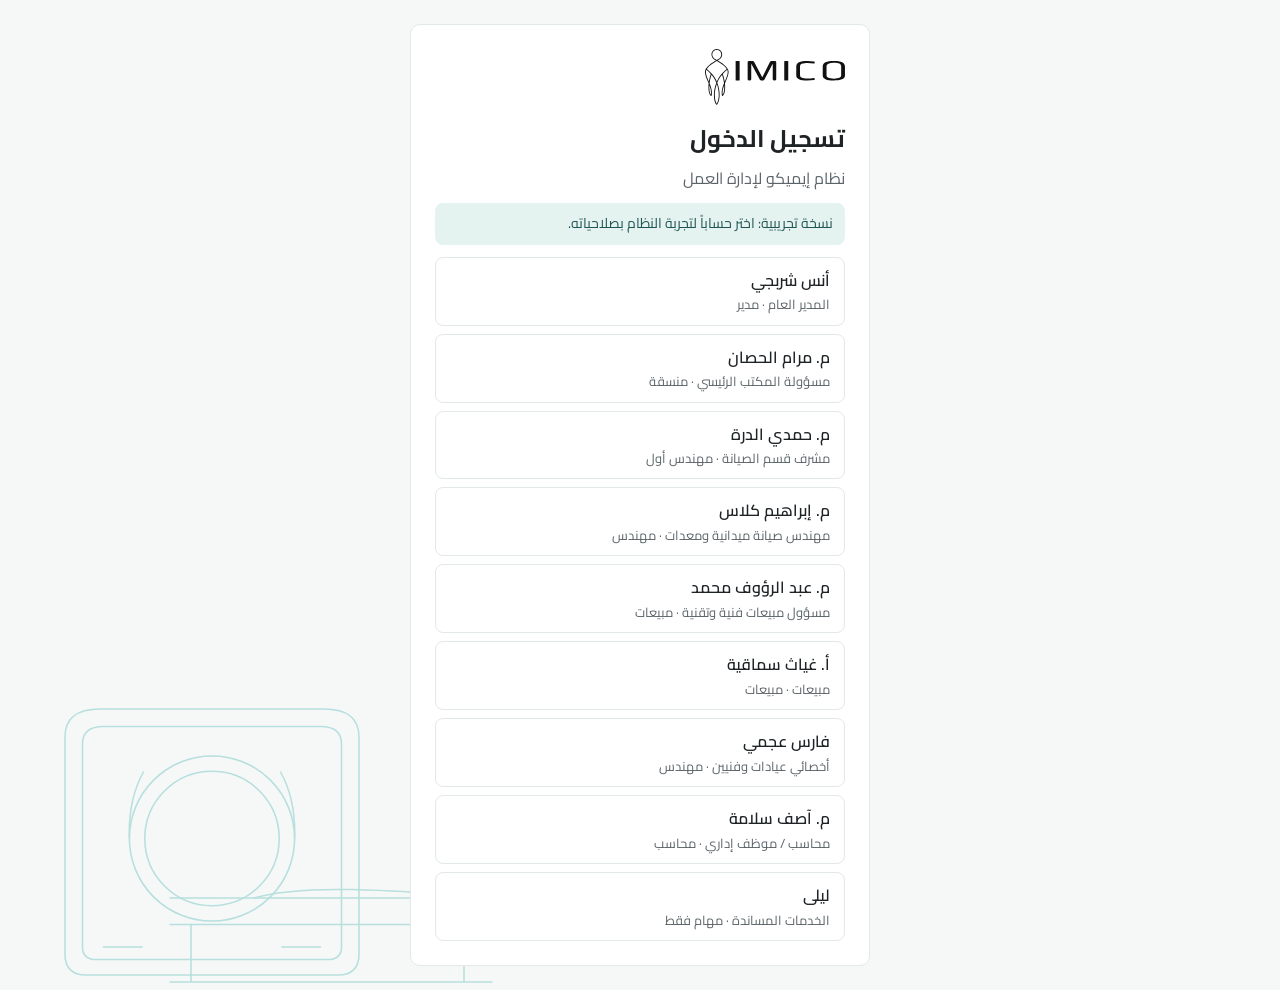
<file: index.html>
<!doctype html>
<html lang="ar" dir="rtl">
<head>
<meta charset="utf-8">
<meta name="viewport" content="width=device-width, initial-scale=1, viewport-fit=cover">
<meta http-equiv="Content-Security-Policy" content="default-src 'self'; script-src 'self'; style-src 'self'; img-src 'self' data: blob:; font-src 'self'; connect-src 'self' https://*.supabase.co; manifest-src 'self'; worker-src 'self'; base-uri 'self'; form-action 'self'">
<meta name="referrer" content="strict-origin-when-cross-origin">
<meta name="robots" content="noindex, nofollow">
<meta name="theme-color" content="#000028">
<title>إيميكو · نظام إدارة العمل</title>
<link rel="manifest" href="manifest.webmanifest">
<link rel="icon" href="icons/icon-192.png" type="image/png">
<link rel="apple-touch-icon" href="icons/apple-touch-icon.png">
<link rel="stylesheet" href="css/app.css?v=2">
<script type="module" src="js/app.js?v=2"></script>
</head>
<body>
<div id="app" aria-live="polite"><noscript>يحتاج النظام إلى تفعيل JavaScript.</noscript></div>
</body>
</html>
</file>
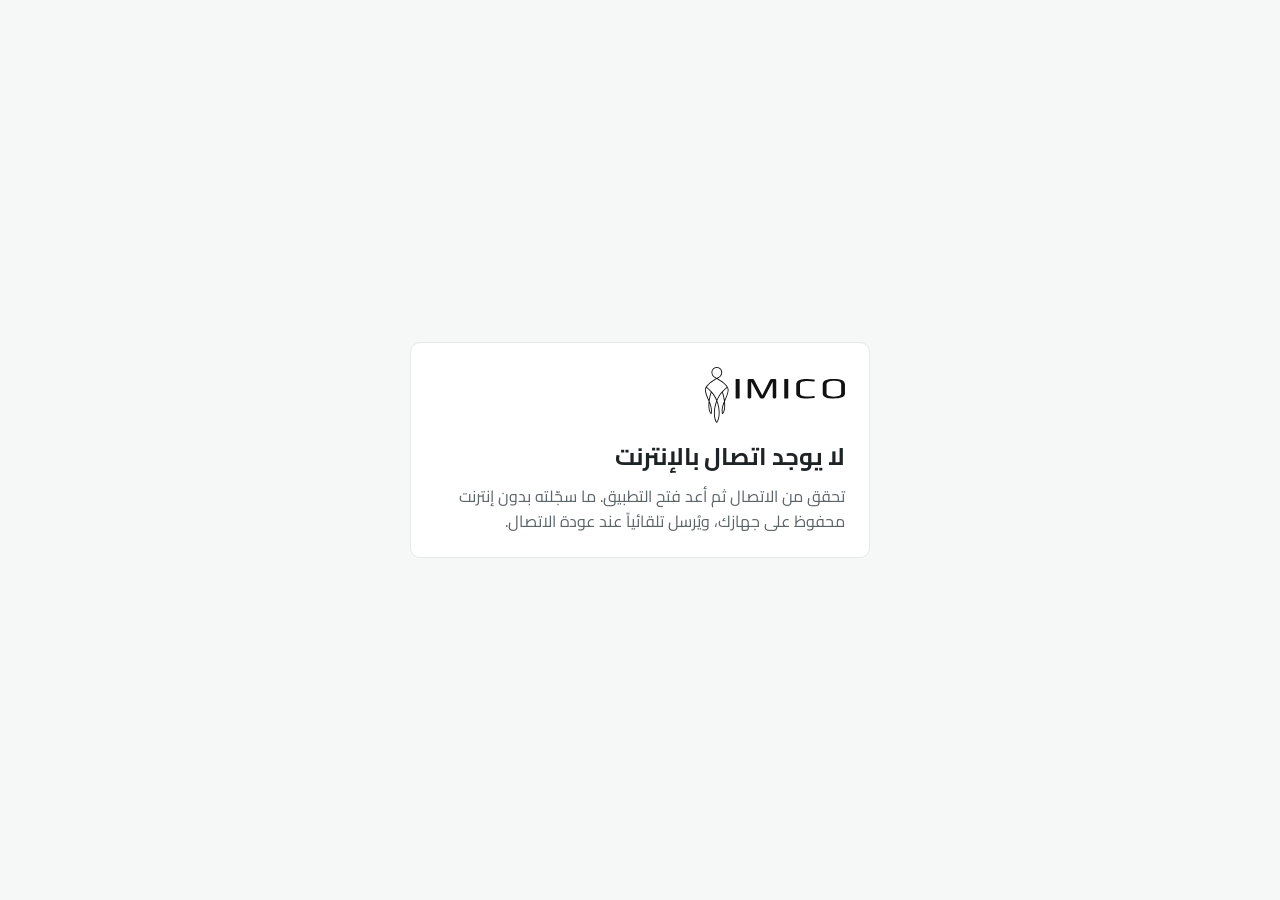
<file: offline.html>
<!doctype html>
<html lang="ar" dir="rtl">
<head>
<meta charset="utf-8">
<meta name="viewport" content="width=device-width, initial-scale=1">
<meta http-equiv="Content-Security-Policy" content="default-src 'self'; style-src 'self'; img-src 'self'">
<title>لا يوجد اتصال · إيميكو</title>
<link rel="stylesheet" href="css/app.css?v=2">
</head>
<body>
<div class="login"><div class="login-box">
<img src="assets/logo.svg" alt="IMICO" class="login-logo" width="200" height="80">
<h1>لا يوجد اتصال بالإنترنت</h1>
<p class="muted">تحقق من الاتصال ثم أعد فتح التطبيق. ما سجّلته بدون إنترنت محفوظ على جهازك، ويُرسل تلقائياً عند عودة الاتصال.</p>
</div></div>
</body>
</html>
</file>
<file: css/app.css>
/* نظام إيميكو. الألوان من هوية إيميكو فقط. الخط: Cairo (ملفات محلية)، معتمد مؤقتاً لحين قرار آخر. */
@font-face{font-family:Cairo;src:url('../fonts/Cairo-Regular.ttf') format('truetype');font-weight:400;font-display:swap}
@font-face{font-family:Cairo;src:url('../fonts/Cairo-Medium.ttf') format('truetype');font-weight:500;font-display:swap}
@font-face{font-family:Cairo;src:url('../fonts/Cairo-SemiBold.ttf') format('truetype');font-weight:600;font-display:swap}
@font-face{font-family:Cairo;src:url('../fonts/Cairo-Bold.ttf') format('truetype');font-weight:700;font-display:swap}
:root{
  --bg:#F6F8F8; --card:#FFFFFF; --line:#E3E8E8; --line2:#C9D2D2;
  --tx:#1E2326; --mut:#5B6468; --accent:#2F7372; --accent-d:#1F5554; --on-accent:#FFFFFF;
  --soft:#E4F2F0; --mint:#79C8C3; --navy:#000028;
  --warn-bg:#FBEDE3; --warn:#8E3F10; --yel-bg:#FFF6DA; --yel:#6B5200; --blue-bg:#E9EEF7; --blue:#2C4370;
  --r-card:10px; --r-btn:8px;
  --ease:cubic-bezier(.65,0,.35,1); --t:.5s;
  --font:Cairo,"Segoe UI",Tahoma,system-ui,sans-serif;
}
*{box-sizing:border-box}
html{-webkit-text-size-adjust:100%}
body{margin:0;background:var(--bg);color:var(--tx);font-family:var(--font);font-size:16px;line-height:1.55;overflow-x:hidden}
::selection{background:var(--accent);color:var(--on-accent)}
a{color:var(--accent);text-decoration:none}
a:hover{color:var(--accent-d)}
h1,h2,h3,p{margin:0}
h1{font-size:24px;font-weight:700;line-height:1.3}
h2{font-size:18px;font-weight:700}
button,input,select,textarea{font:inherit;color:inherit}
:focus-visible{outline:2px solid var(--accent);outline-offset:2px}
[hidden]{display:none!important}
bdi{unicode-bidi:isolate}
.muted{color:var(--mut)} .small{font-size:13px} .strong{font-weight:600}
.grow{flex:1;min-width:0;display:flex;flex-direction:column}
.row-between{display:flex;justify-content:space-between;align-items:flex-start;gap:12px}
.wrap{flex-wrap:wrap}
.ok{color:var(--accent)}

/* أزرار */
.btn{display:inline-flex;align-items:center;justify-content:center;gap:8px;min-height:44px;padding:0 18px;border-radius:var(--r-btn);border:1px solid transparent;cursor:pointer;font-weight:600;white-space:nowrap;transition:background var(--t) var(--ease),border-color var(--t) var(--ease),color var(--t) var(--ease)}
.btn.primary{background:var(--accent);color:var(--on-accent)}
.btn.primary:hover{background:var(--accent-d)}
.btn.dark{background:var(--tx);color:#fff}
.btn.ghost{background:var(--card);border-color:var(--line2)}
.btn.ghost:hover{border-color:var(--accent)}
.btn.danger{background:var(--warn);color:#fff}
.btn.danger-t{color:var(--warn)}
.btn.dashed{border-style:dashed}
.btn.dashed.on{border-style:solid;border-color:var(--accent);color:var(--accent)}
.btn.block{width:100%}
.icon-btn{width:44px;height:44px;flex:0 0 44px;display:inline-flex;align-items:center;justify-content:center;border-radius:var(--r-btn);border:1px solid var(--line);background:var(--card);color:var(--tx);cursor:pointer;position:relative}
.icon-btn .dot{position:absolute;top:9px;left:10px;width:8px;height:8px;border-radius:50%;background:#B4561B}
.actions{display:flex;gap:8px;flex-wrap:wrap}
.add-row{align-self:flex-start}

/* الهيكل */
.demo-band{background:var(--navy);color:#D6EFEC;text-align:center;font-size:13px;padding:6px 12px}
.shell{display:flex;min-height:100vh}
.side{display:none}
.body{flex:1;min-width:0;display:flex;flex-direction:column}
.top{position:sticky;top:0;z-index:5;display:flex;justify-content:space-between;align-items:center;padding:10px 16px;background:var(--card);border-bottom:1px solid var(--line)}
.top img{display:block;height:30px;width:auto}
.view{flex:1;padding:18px 16px 110px;display:flex;flex-direction:column;gap:16px;max-width:1240px;width:100%;margin:0 auto;outline:none}
.bottom{position:fixed;bottom:0;right:0;left:0;z-index:6;display:grid;grid-template-columns:repeat(5,minmax(0,1fr));background:var(--card);border-top:1px solid var(--line);padding:6px 4px calc(10px + env(safe-area-inset-bottom))}
.bottom a{display:flex;flex-direction:column;align-items:center;gap:2px;padding:6px 0;color:var(--mut);font-size:11px;white-space:nowrap}
.bottom a.on{color:var(--accent);font-weight:700}
@media (min-width:900px){
  .side{display:flex;flex-direction:column;gap:18px;width:248px;flex:0 0 248px;background:var(--card);border-left:1px solid var(--line);padding:20px 14px;position:sticky;top:0;height:100vh}
  .brand img{display:block;height:44px;width:auto}
  .side-links{display:flex;flex-direction:column;gap:2px}
  .side-link{display:flex;align-items:center;gap:10px;padding:10px 12px;border-radius:var(--r-btn);color:#3C4144;white-space:nowrap;transition:background var(--t) var(--ease)}
  .side-link:hover{background:var(--bg);color:var(--tx)}
  .side-link.on{background:var(--soft);color:var(--accent-d);font-weight:700}
  .side-me{margin-top:auto;display:flex;align-items:center;gap:10px;padding-top:14px;border-top:1px solid var(--line)}
  .top,.bottom{display:none}
  .view{padding:28px 32px 48px}
}

/* عناصر */
.page-head{display:flex;align-items:center;gap:12px;flex-wrap:wrap}
.page-title{display:flex;flex-direction:column;gap:2px;flex:1;min-width:0}
.hello{display:flex;flex-direction:column;gap:2px}
.card{background:var(--card);border:1px solid var(--line);border-radius:var(--r-card);padding:16px;display:flex;flex-direction:column;gap:12px}
.card-head{display:flex;justify-content:space-between;align-items:center}
.cards{display:flex;flex-direction:column;gap:12px}
.grid-auto{display:grid;grid-template-columns:repeat(auto-fill,minmax(280px,1fr))}
.two-col{display:grid;gap:16px}
@media (min-width:1100px){.two-col{grid-template-columns:repeat(2,minmax(0,1fr));align-items:start}}
.stats{display:grid;grid-template-columns:repeat(2,minmax(0,1fr));gap:12px}
@media (min-width:900px){.stats{grid-template-columns:repeat(4,minmax(0,1fr))}}
.stats.three{grid-template-columns:repeat(3,minmax(0,1fr))}
.stat{background:var(--card);border:1px solid var(--line);border-radius:var(--r-card);padding:14px;display:flex;flex-direction:column;gap:4px;color:var(--tx);position:relative;transition:transform var(--t) var(--ease)}
a.stat::after{content:"";position:absolute;inset:0;border-radius:var(--r-card);background:var(--accent);opacity:0;transition:opacity var(--t) var(--ease);pointer-events:none}
a.stat:hover{transform:translateY(-3px);color:var(--tx)}
a.stat:hover::after{opacity:.06}
.stat-l{font-size:13px;color:var(--mut)}
.stat-v{font-size:26px;font-weight:700;line-height:1.2}
.stats.three .stat-v{font-size:17px}
.stat-s{font-size:12px;color:var(--accent)}
.stat.warn .stat-v,.stat.warn .stat-s{color:#B4561B}
.stat.soft{background:var(--soft);border-color:#CFE6E3}
.stat.warn{background:var(--warn-bg);border-color:#F1D5C2}
.pill{display:inline-flex;align-items:center;font-size:12px;padding:2px 9px;border-radius:6px;background:var(--soft);color:var(--accent-d);white-space:nowrap}
.pill.o{background:var(--warn-bg);color:var(--warn)} .pill.y{background:var(--yel-bg);color:var(--yel)} .pill.b{background:var(--blue-bg);color:var(--blue)} .pill.g{background:#EEF1F1;color:#3C4144}
.avatar{width:40px;height:40px;flex:0 0 40px;border-radius:var(--r-btn);background:var(--soft);color:var(--accent-d);display:inline-flex;align-items:center;justify-content:center;font-weight:700}
.bar{display:block;height:4px;background:#EEF2F2;border-radius:2px;overflow:hidden}
.bar>span{display:block;height:4px;background:var(--accent);border-radius:2px;transition:width var(--t) var(--ease)}
.kicker{font-size:13px;color:var(--accent);font-weight:600}
.note{background:var(--soft);color:var(--accent-d);border-radius:var(--r-btn);padding:10px 12px;font-size:14px}
.note.warn{background:var(--warn-bg);color:var(--warn)}
.empty{display:flex;flex-direction:column;align-items:center;gap:10px;padding:28px 12px;color:var(--mut);text-align:center}
.empty img{opacity:.55}
.section-t{margin-top:4px}
.small-h{font-size:16px;color:#2F5A59}

/* المهام */
.tasks{display:flex;flex-direction:column;gap:10px}
.task{display:grid;grid-template-columns:44px minmax(0,1fr);gap:12px;align-items:start;padding:12px;background:var(--card);border:1px solid var(--line);border-radius:var(--r-card);transition:opacity var(--t) var(--ease)}
.card .task{border-color:#EEF2F2}
.task.done{opacity:.62}
.task.done .task-title{text-decoration:line-through;color:var(--mut)}
.check{width:44px;height:44px;border-radius:var(--r-btn);border:1.5px solid #B9C4C4;background:var(--card);color:transparent;cursor:pointer;display:flex;align-items:center;justify-content:center;transition:background var(--t) var(--ease),border-color var(--t) var(--ease)}
.check.on{background:var(--accent);border-color:var(--accent);color:#fff}
.task-main{display:flex;flex-direction:column;gap:4px;min-width:0}
.task-proj{font-size:12px;color:var(--accent);font-weight:600;white-space:nowrap;overflow:hidden;text-overflow:ellipsis}
.task-title{font-weight:600}
.task-meta{display:flex;gap:6px;flex-wrap:wrap;align-items:center;font-size:12px}
.seg{display:grid;grid-auto-flow:column;grid-auto-columns:minmax(0,1fr);background:#EAEFEF;border-radius:var(--r-btn);padding:4px;gap:4px}
.seg button{min-height:40px;border:0;border-radius:6px;background:transparent;color:var(--mut);cursor:pointer;white-space:nowrap;padding:0 8px}
.seg button.on{background:var(--card);color:var(--tx);font-weight:700}
.seg.small{width:116px;flex:0 0 116px}
.chips{display:flex;gap:6px;flex-wrap:wrap}
.chip{min-height:40px;padding:0 14px;border-radius:var(--r-btn);border:1px solid var(--line2);background:var(--card);color:#3C4144;cursor:pointer;white-space:nowrap;transition:background var(--t) var(--ease)}
.chip.on{border-color:var(--accent);background:var(--soft);color:var(--accent-d);font-weight:700}
.chip:disabled{cursor:default;opacity:.7}

/* المشاريع */
.proj-wrap{display:flex;flex-direction:column;gap:16px}
@media (min-width:1000px){.proj-wrap{display:grid;grid-template-columns:300px minmax(0,1fr);align-items:start}}
.proj-list{display:flex;flex-direction:column;gap:10px}
.proj-card{display:flex;flex-direction:column;gap:6px;padding:14px;background:var(--card);border:1px solid var(--line);border-radius:var(--r-card);color:var(--tx);transition:border-color var(--t) var(--ease),transform var(--t) var(--ease)}
.proj-card:hover{transform:translateY(-3px);color:var(--tx)}
.proj-card.on{border:1.5px solid var(--accent)}
.facts{display:grid;grid-template-columns:repeat(3,minmax(0,auto));gap:6px 20px;margin:0}
.facts.three{grid-template-columns:repeat(3,minmax(0,1fr))}
.facts dt{font-size:12px;color:var(--mut)} .facts dd{margin:0;font-weight:600;font-size:14px}

/* القوائم */
.list{display:flex;flex-direction:column;background:var(--card);border:1px solid var(--line);border-radius:var(--r-card)}
.card .list{border-color:#EEF2F2}
.list-row{display:flex;align-items:center;gap:12px;padding:12px 14px;border:0;border-bottom:1px solid #EEF2F2;background:transparent;color:var(--tx);text-align:right;width:100%;cursor:default}
a.list-row,button.list-row{cursor:pointer}
a.list-row:hover{background:#FAFBFB;color:var(--tx)}
.list-row:last-child{border-bottom:0}
.list-row.unread{background:#F3FAF9}
.end{display:flex;align-items:center;gap:8px;flex-wrap:wrap;justify-content:flex-end}
.end.col{flex-direction:column;align-items:flex-end;gap:2px}
.money{font-weight:700;white-space:nowrap}
.team-list{display:flex;flex-direction:column}
.team-row{display:grid;grid-template-columns:40px minmax(0,1fr) 72px;gap:12px;align-items:center;padding:10px 0;border-bottom:1px solid #EEF2F2;color:var(--tx)}
.team-row:last-child{border-bottom:0}
.team-main{display:flex;flex-direction:column;min-width:0}
.team-main span{white-space:nowrap;overflow:hidden;text-overflow:ellipsis}
.team-prog{display:flex;flex-direction:column;gap:4px;text-align:left}
details summary{cursor:pointer;color:var(--accent);font-size:14px}
.health{font-size:20px;font-weight:700;color:var(--accent)} .health.low{color:#B4561B}

/* الصلاحيات */
.perm-groups{display:grid;gap:12px}
@media (min-width:1000px){.perm-groups{grid-template-columns:repeat(2,minmax(0,1fr));align-items:start}}
.perm-row{display:flex;align-items:center;gap:12px;padding:8px 0;border-top:1px solid #EEF2F2}
.switch{position:relative;width:52px;height:32px;flex:0 0 52px;border-radius:16px;border:0;background:var(--line2);cursor:pointer;padding:0;transition:background var(--t) var(--ease)}
.switch span{position:absolute;top:4px;right:4px;width:24px;height:24px;border-radius:50%;background:#fff;transition:right var(--t) var(--ease)}
.switch.on{background:var(--accent)} .switch.on span{right:24px}
.switch:disabled{opacity:.6;cursor:default}

/* النماذج */
.form{display:flex;flex-direction:column;gap:12px}
.field{display:flex;flex-direction:column;gap:6px;font-size:14px;color:#3C4144}
input,select,textarea{min-height:46px;border:1px solid var(--line2);border-radius:var(--r-btn);padding:8px 12px;background:var(--card);width:100%}
textarea{resize:vertical}
input[dir=ltr]{text-align:right}
.grid2{display:grid;grid-template-columns:repeat(2,minmax(0,1fr));gap:8px}
.amount-row{display:flex;gap:8px}
.amount-row input{font-size:20px}
.form-err{color:var(--warn);font-size:14px;min-height:1em}
.hp{position:absolute;width:1px;height:1px;clip-path:inset(50%);overflow:hidden;border:0;padding:0}
.sticky-foot{position:sticky;bottom:76px;padding-top:4px}
@media (min-width:900px){.sticky-foot{bottom:16px}}

/* نوافذ ورسائل */
.modal{border:0;border-radius:var(--r-card);padding:0;width:min(520px,calc(100vw - 24px));background:var(--card);color:var(--tx)}
.modal::backdrop{background:rgba(0,0,40,.35)}
.modal-box{display:flex;flex-direction:column;gap:14px;padding:18px}
.modal-head{display:flex;justify-content:space-between;align-items:center}
.modal-actions{display:flex;gap:8px;justify-content:flex-start;flex-wrap:wrap}
.toasts{position:fixed;z-index:50;bottom:90px;right:16px;left:16px;display:flex;flex-direction:column;gap:8px;align-items:center;pointer-events:none}
.toast{background:var(--tx);color:#fff;padding:10px 16px;border-radius:var(--r-btn);font-size:14px;opacity:0;transform:translateY(6px);transition:opacity var(--t) var(--ease),transform var(--t) var(--ease);max-width:520px}
.toast.err{background:var(--warn)}
.toast.in{opacity:1;transform:none}

/* الدخول */
.login{min-height:100vh;display:flex;align-items:center;justify-content:center;padding:24px 16px;position:relative;overflow:hidden}
.login-box{position:relative;z-index:1;width:min(460px,100%);background:var(--card);border:1px solid var(--line);border-radius:var(--r-card);padding:24px;display:flex;flex-direction:column;gap:12px}
.login-logo{height:56px;width:auto;align-self:flex-start;margin-bottom:6px}
.login-mri{position:absolute;left:-40px;bottom:-20px;width:min(560px,90vw);height:auto;opacity:.5;pointer-events:none}
.demo-users{display:flex;flex-direction:column;gap:8px}
.demo-user{display:flex;flex-direction:column;align-items:flex-start;gap:2px;padding:10px 14px;border:1px solid var(--line);border-radius:var(--r-btn);background:var(--card);cursor:pointer;text-align:right;transition:border-color var(--t) var(--ease)}
.demo-user:hover{border-color:var(--accent)}

@media (prefers-reduced-motion:reduce){*{transition:none!important}}
</file>
